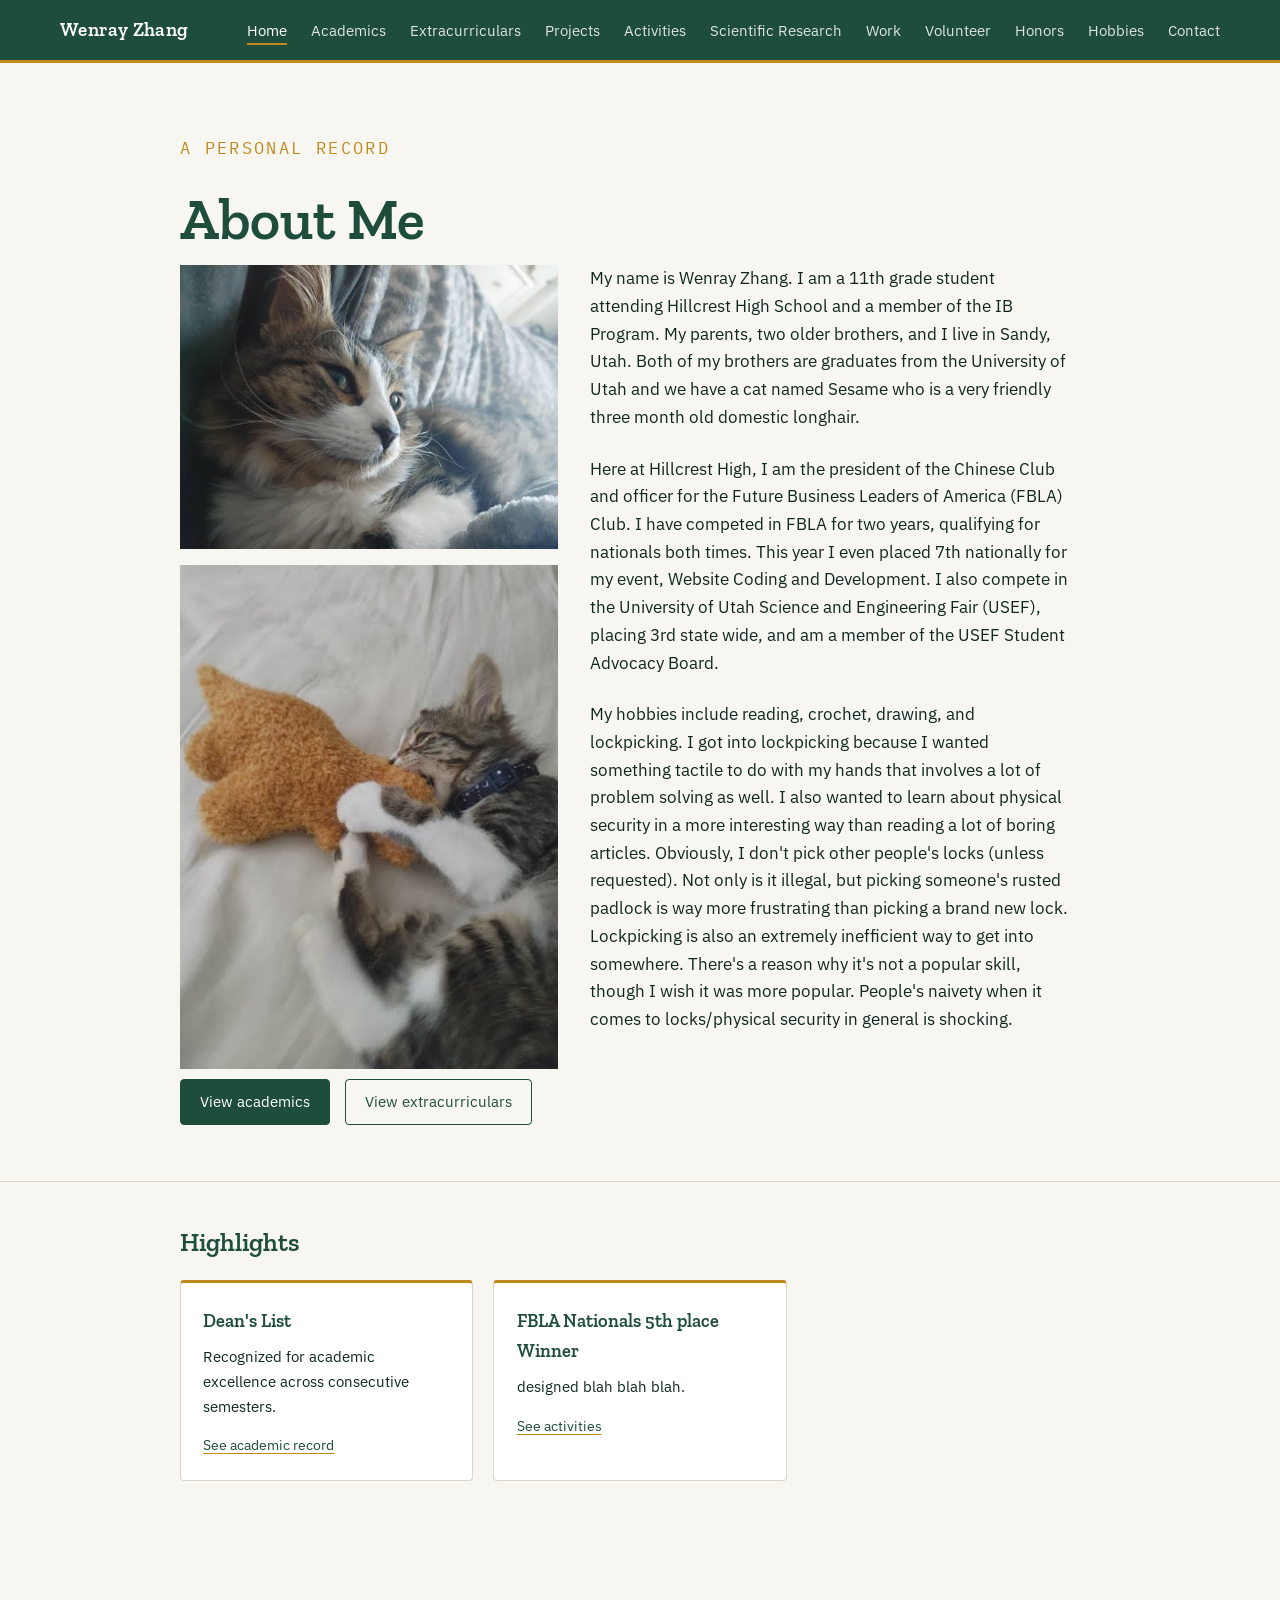
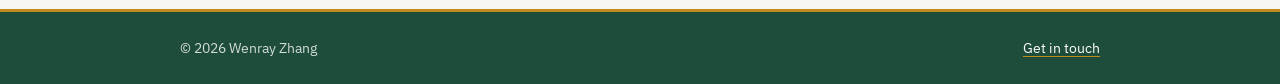
<file: index.html>
<!DOCTYPE html>
<html lang="en">

<head>
  <meta charset="UTF-8">
  <meta name="viewport" content="width=device-width, initial-scale=1.0">
  <title>Your Name — Achievements</title>
  <meta name="description" content="A record of academic and extracurricular achievements.">
  <link rel="preconnect" href="https://fonts.googleapis.com">
  <link rel="preconnect" href="https://fonts.gstatic.com" crossorigin>
  <link
    href="https://fonts.googleapis.com/css2?family=Zilla+Slab:wght@500;600&family=IBM+Plex+Sans:wght@400;500&family=IBM+Plex+Mono:wght@400;500&display=swap"
    rel="stylesheet">
  <link rel="stylesheet" href="./css/style.css">
</head>

<body>

  <div id="header-placeholder"></div>

  <main>
    <section class="hero">
      <div class="container">
        <div>
          <p class="eyebrow">A personal record</p>
          <h1>About Me</h1>

          <div class="hero-body">
            <div class="hero-images">
              <img class="card-image" src="./assets/images/projects/6f19fd493bb84faddc830ea29b255110645aac7b-1.jpg">
              <img class="entry-image" src="./assets/images/awards/1e7469148481ac797d34f01e59b0a6b927062288-1.jpg">
            </div>
            
            <div class="hero-text">
              <p>My name is Wenray Zhang. I am a 11th grade student attending Hillcrest High School and a member of the
                IB Program.
                My parents, two older brothers, and I live in Sandy, Utah. Both of my brothers are graduates from the
                University of Utah and we have a cat named Sesame who is a very friendly three month old domestic
                longhair.</p>
              <p>Here at Hillcrest High, I am the president of the Chinese Club and officer for the Future Business
                Leaders of America (FBLA) Club.
                I have competed in FBLA for two years, qualifying for nationals both times. This year I even placed 7th
                nationally for my event, Website Coding and Development. I also compete in the University of Utah
                Science and Engineering Fair (USEF), placing 3rd state wide, and am a member of the USEF Student
                Advocacy Board.</p>
              <p>My hobbies include reading, crochet, drawing, and lockpicking. I got into lockpicking because I wanted
                something tactile to do with my hands that involves a lot of problem solving as well. I also wanted to
                learn about physical security in a more interesting way than reading a lot of boring articles.
                Obviously, I don't pick other people's locks (unless requested). Not only is it illegal, but picking
                someone's rusted padlock is way more frustrating than picking a brand new lock. Lockpicking is also an
                extremely inefficient way to get into somewhere. There's a reason why it's not a popular skill, though I
                wish it was more popular.
                People's naivety when it comes to locks/physical security in general is shocking. </p>
            </div>
          </div>

          <div class="hero-actions">
            <a class="button primary" href="./academics.html">View academics</a>
            <a class="button secondary" href="./extracurriculars.html">View extracurriculars</a>
          </div>
        </div>
      </div>
    </section>

    <section class="section">
      <div class="container">
        <h2>Highlights</h2>
        <div class="card-grid" style="padding-top: 0;">
          <article class="card">
            <h3>Dean's List</h3>
            <p>Recognized for academic excellence across consecutive semesters.</p>
            <a class="card-link" href="./academics.html">See academic record</a>
          </article>
          <article class="card">
            <h3>FBLA Nationals 5th place Winner</h3>
            <p>designed blah blah blah.</p>
            <a class="card-link" href="./extracurriculars.html">See activities</a>
          </article>
        </div>
      </div>
    </section>
  </main>

  <div id="footer-placeholder"></div>

  <script src="./js/main.js"></script>
</body>

</html>
</file>
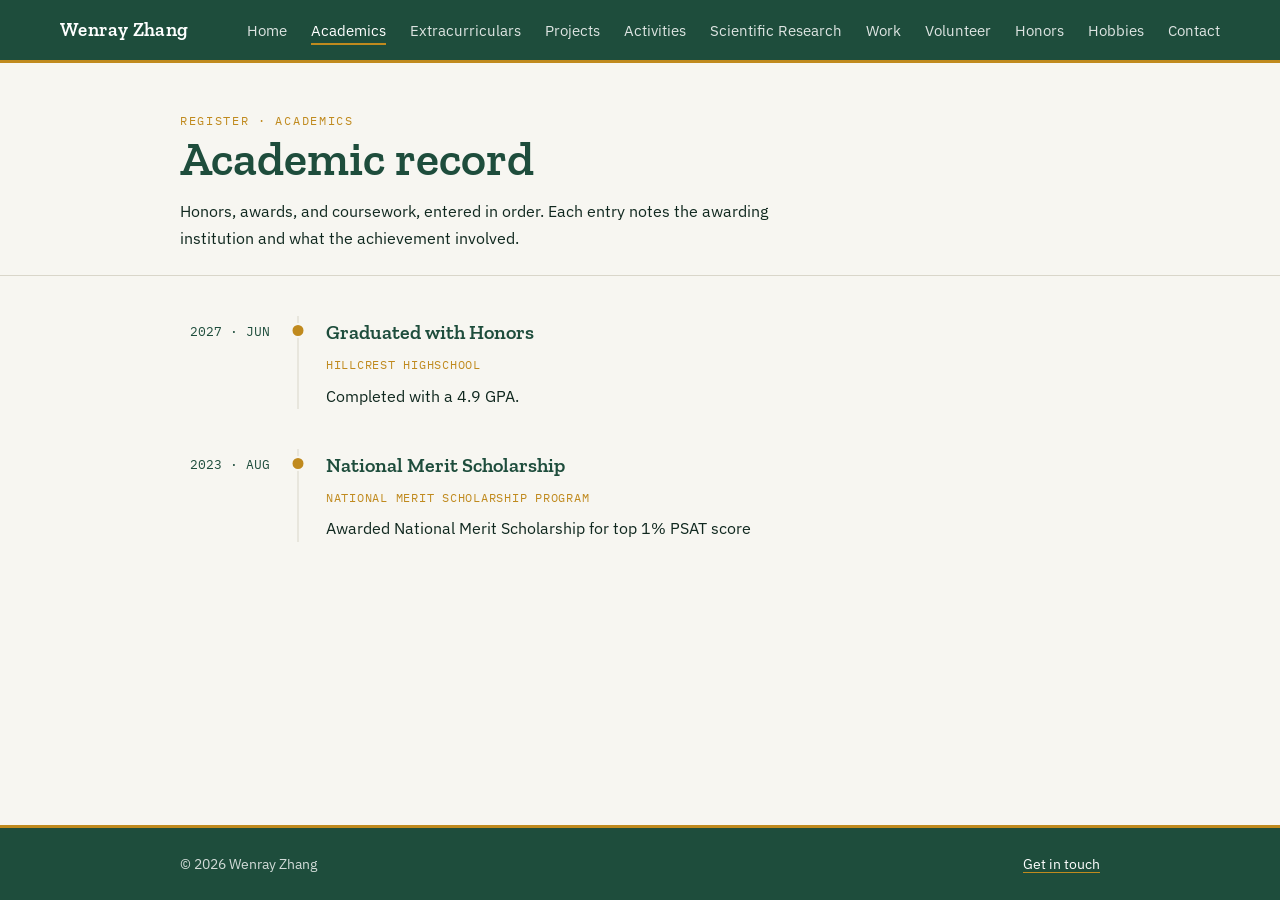
<file: academics.html>
<!DOCTYPE html>
<html lang="en">
<head>
  <meta charset="UTF-8">
  <meta name="viewport" content="width=device-width, initial-scale=1.0">
  <title>Academics — Your Name</title>
  <meta name="description" content="Academic achievements, honors, and coursework.">
  <link rel="preconnect" href="https://fonts.googleapis.com">
  <link rel="preconnect" href="https://fonts.gstatic.com" crossorigin>
  <link href="https://fonts.googleapis.com/css2?family=Zilla+Slab:wght@500;600&family=IBM+Plex+Sans:wght@400;500&family=IBM+Plex+Mono:wght@400;500&display=swap" rel="stylesheet">
  <link rel="stylesheet" href="./css/style.css">
</head>
<body>

  <div id="header-placeholder"></div>

  <main>
    <section class="page-intro">
      <div class="container">
        <p class="eyebrow">Register · Academics</p>
        <h1>Academic record</h1>
        <p>Honors, awards, and coursework, entered in order. Each entry notes the awarding institution and what the achievement involved.</p>
      </div>
    </section>

    <div class="container">
      <ol class="ledger">
        <li class="ledger-entry">
          <span class="ledger-date">2027 · JUN</span>
          <span class="ledger-marker" aria-hidden="true"></span>
          <div class="ledger-body">
            <h3>Graduated with Honors</h3>
            <p class="org">Hillcrest Highschool</p>
            <p>Completed with a 4.9 GPA.</p>
          </div>
        </li>
        <li class="ledger-entry">
          <span class="ledger-date">2023 · AUG</span>
          <span class="ledger-marker" aria-hidden="true"></span>
          <div class="ledger-body">
            <h3>National Merit Scholarship</h3>
            <p class="org">National Merit Scholarship Program</p>
            <p>Awarded National Merit Scholarship for top 1% PSAT score</p>
          </div>
        </li>
      </ol>
    </div>
  </main>

  <div id="footer-placeholder"></div>

  <script src="./js/main.js"></script>
</body>
</html>
</file>
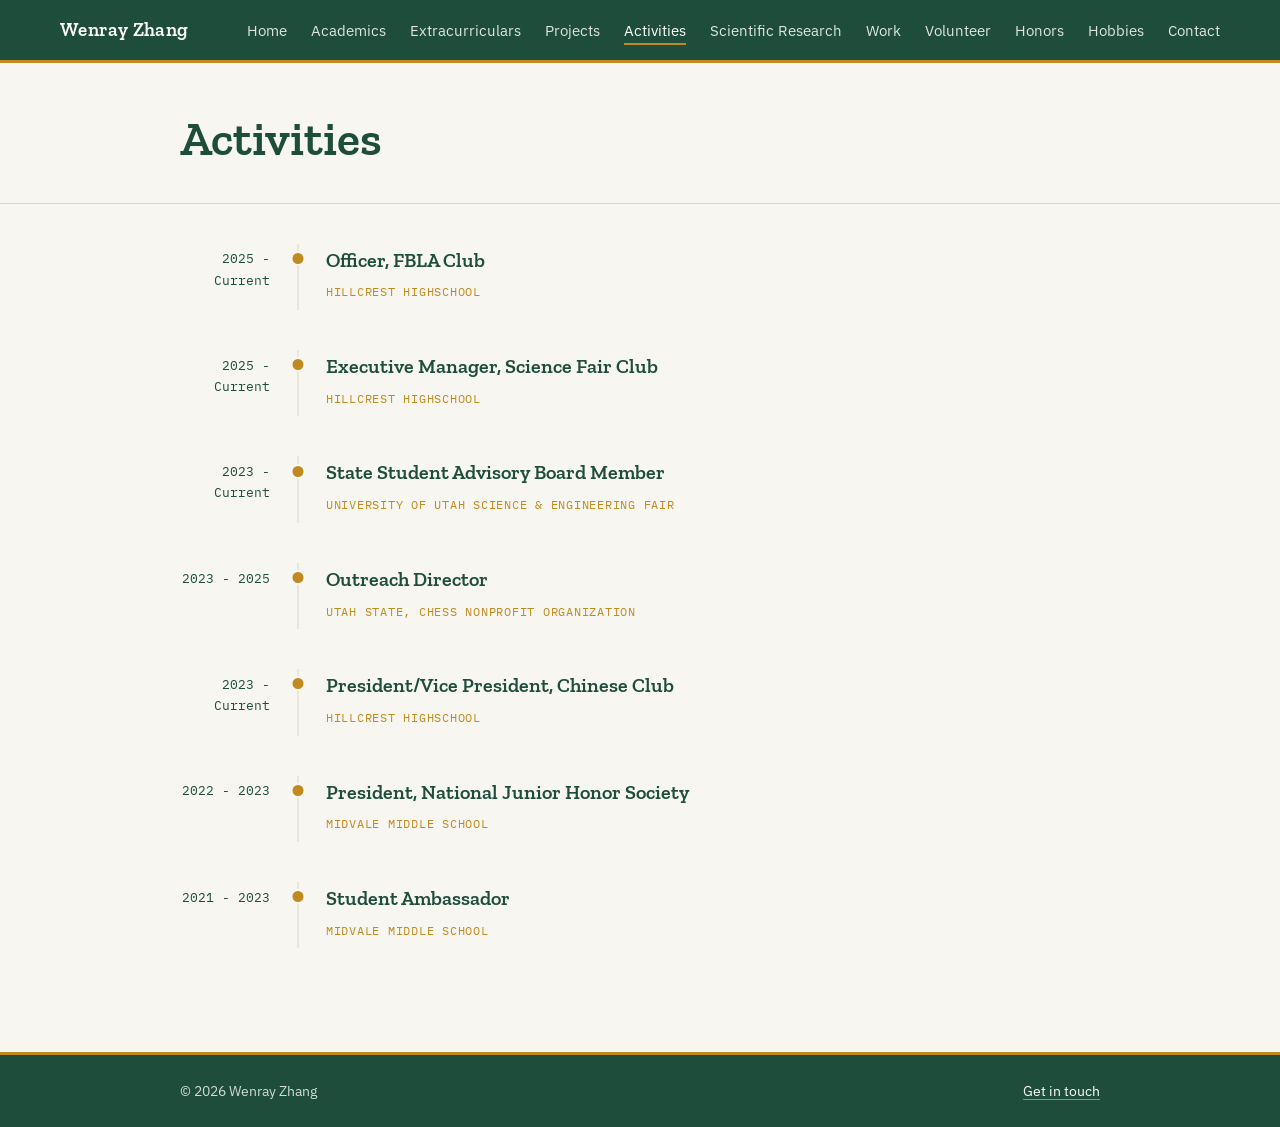
<file: activities.html>
<!DOCTYPE html>
<html lang="en">

<head>
  <meta charset="UTF-8">
  <meta name="viewport" content="width=device-width, initial-scale=1.0">
  <title>Academics — Your Name</title>
  <meta name="description" content="Academic achievements, honors, and coursework.">
  <link rel="preconnect" href="https://fonts.googleapis.com">
  <link rel="preconnect" href="https://fonts.gstatic.com" crossorigin>
  <link
    href="https://fonts.googleapis.com/css2?family=Zilla+Slab:wght@500;600&family=IBM+Plex+Sans:wght@400;500&family=IBM+Plex+Mono:wght@400;500&display=swap"
    rel="stylesheet">
  <link rel="stylesheet" href="./css/style.css">
</head>

<body>

  <div id="header-placeholder"></div>

  <main>
    <section class="page-intro">
      <div class="container">
        <h1>Activities</h1>
      </div>
    </section>

    <div class="container">
      <ol class="ledger">
        <li class="ledger-entry">
          <span class="ledger-date">2025 - Current</span>
          <span class="ledger-marker" aria-hidden="true"></span>
          <div class="ledger-body">
            <h3>Officer, FBLA Club</h3>
            <p class="org">Hillcrest Highschool</p>
          </div>
        </li>

        <li class="ledger-entry">
          <span class="ledger-date">2025 - Current</span>
          <span class="ledger-marker" aria-hidden="true"></span>
          <div class="ledger-body">
            <h3>Executive Manager, Science Fair Club</h3>
            <p class="org">Hillcrest Highschool</p>
          </div>
        </li>

        <li class="ledger-entry">
          <span class="ledger-date">2023 - Current</span>
          <span class="ledger-marker" aria-hidden="true"></span>
          <div class="ledger-body">
            <h3>State Student Advisory Board Member</h3>
            <p class="org">University of Utah Science & Engineering Fair</p>
          </div>
        </li>

        <li class="ledger-entry">
          <span class="ledger-date">2023 - 2025</span>
          <span class="ledger-marker" aria-hidden="true"></span>
          <div class="ledger-body">
            <h3>Outreach Director</h3>
            <p class="org">Utah State, Chess Nonprofit Organization</p>
          </div>
        </li>

        <li class="ledger-entry">
          <span class="ledger-date">2023 - Current</span>
          <span class="ledger-marker" aria-hidden="true"></span>
          <div class="ledger-body">
            <h3>President/Vice President, Chinese Club</h3>
            <p class="org">Hillcrest Highschool</p>
          </div>
        </li>

        <li class="ledger-entry">
          <span class="ledger-date">2022 - 2023</span>
          <span class="ledger-marker" aria-hidden="true"></span>
          <div class="ledger-body">
            <h3>President, National Junior Honor Society</h3>
            <p class="org">Midvale Middle School</p>
          </div>
        </li>

        <li class="ledger-entry">
          <span class="ledger-date">2021 - 2023</span>
          <span class="ledger-marker" aria-hidden="true"></span>
          <div class="ledger-body">
            <h3>Student Ambassador</h3>
            <p class="org">Midvale Middle School</p>
          </div>
        </li>

      </ol>
    </div>
  </main>

  <div id="footer-placeholder"></div>

  <script src="./js/main.js"></script>
</body>

</html>
</file>
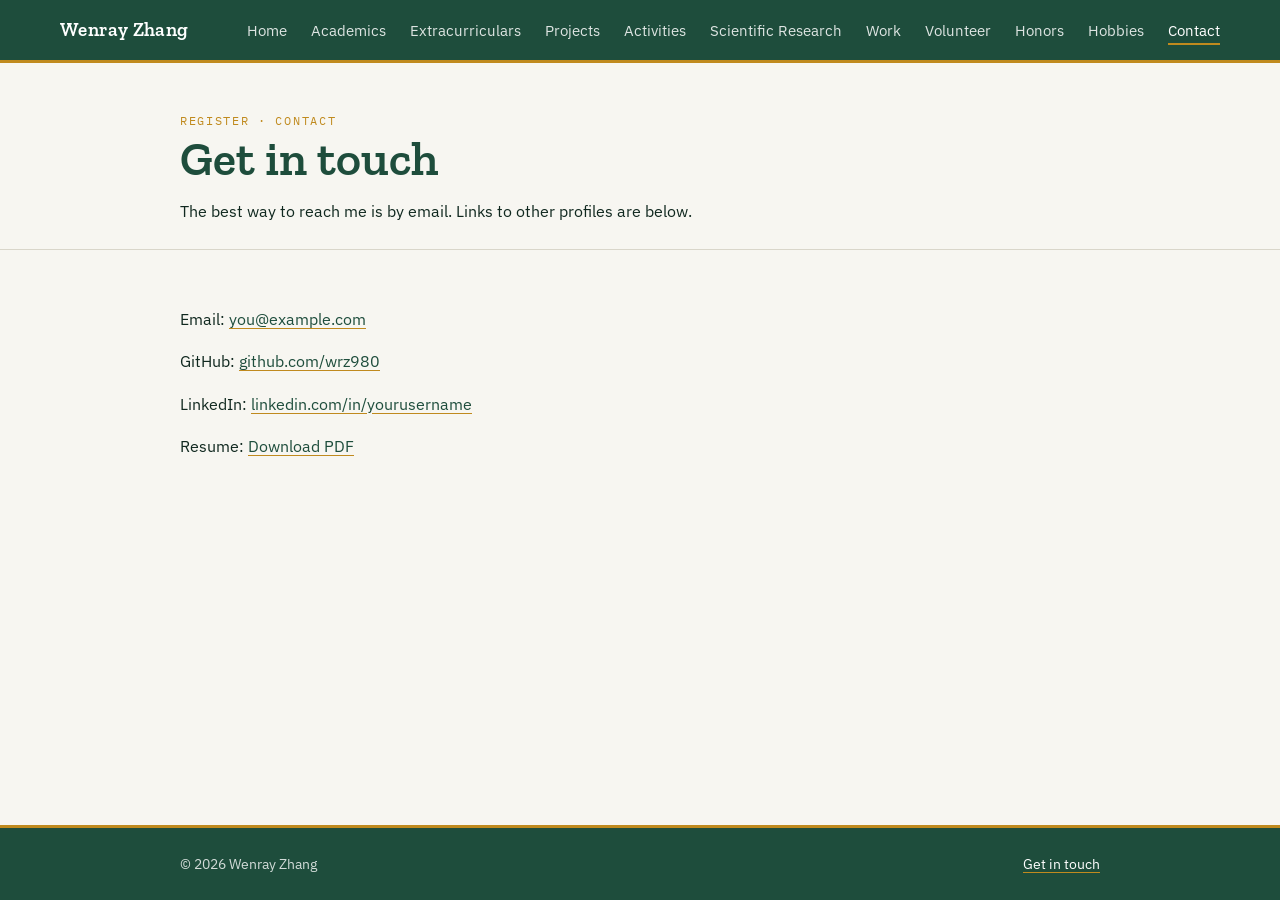
<file: contact.html>
<!DOCTYPE html>
<html lang="en">
<head>
  <meta charset="UTF-8">
  <meta name="viewport" content="width=device-width, initial-scale=1.0">
  <title>Contact — Your Name</title>
  <meta name="description" content="How to get in touch.">
  <link rel="preconnect" href="https://fonts.googleapis.com">
  <link rel="preconnect" href="https://fonts.gstatic.com" crossorigin>
  <link href="https://fonts.googleapis.com/css2?family=Zilla+Slab:wght@500;600&family=IBM+Plex+Sans:wght@400;500&family=IBM+Plex+Mono:wght@400;500&display=swap" rel="stylesheet">
  <link rel="stylesheet" href="./css/style.css">
</head>
<body>

  <div id="header-placeholder"></div>

  <main>
    <section class="page-intro">
      <div class="container">
        <p class="eyebrow">Register · Contact</p>
        <h1>Get in touch</h1>
        <p>The best way to reach me is by email. Links to other profiles are below.</p>
      </div>
    </section>

    <section class="section">
      <div class="container">
        <p>Email: <a href="mailto:you@example.com">you@example.com</a></p>
        <p>GitHub: <a href="https://github.com/yourusername">github.com/wrz980</a></p>
        <p>LinkedIn: <a href="https://linkedin.com/in/yourusername">linkedin.com/in/yourusername</a></p>
        <p>Resume: <a href="./assets/docs/resume.pdf">Download PDF</a></p>
      </div>
    </section>
  </main>

  <div id="footer-placeholder"></div>

  <script src="./js/main.js"></script>
</body>
</html>
</file>
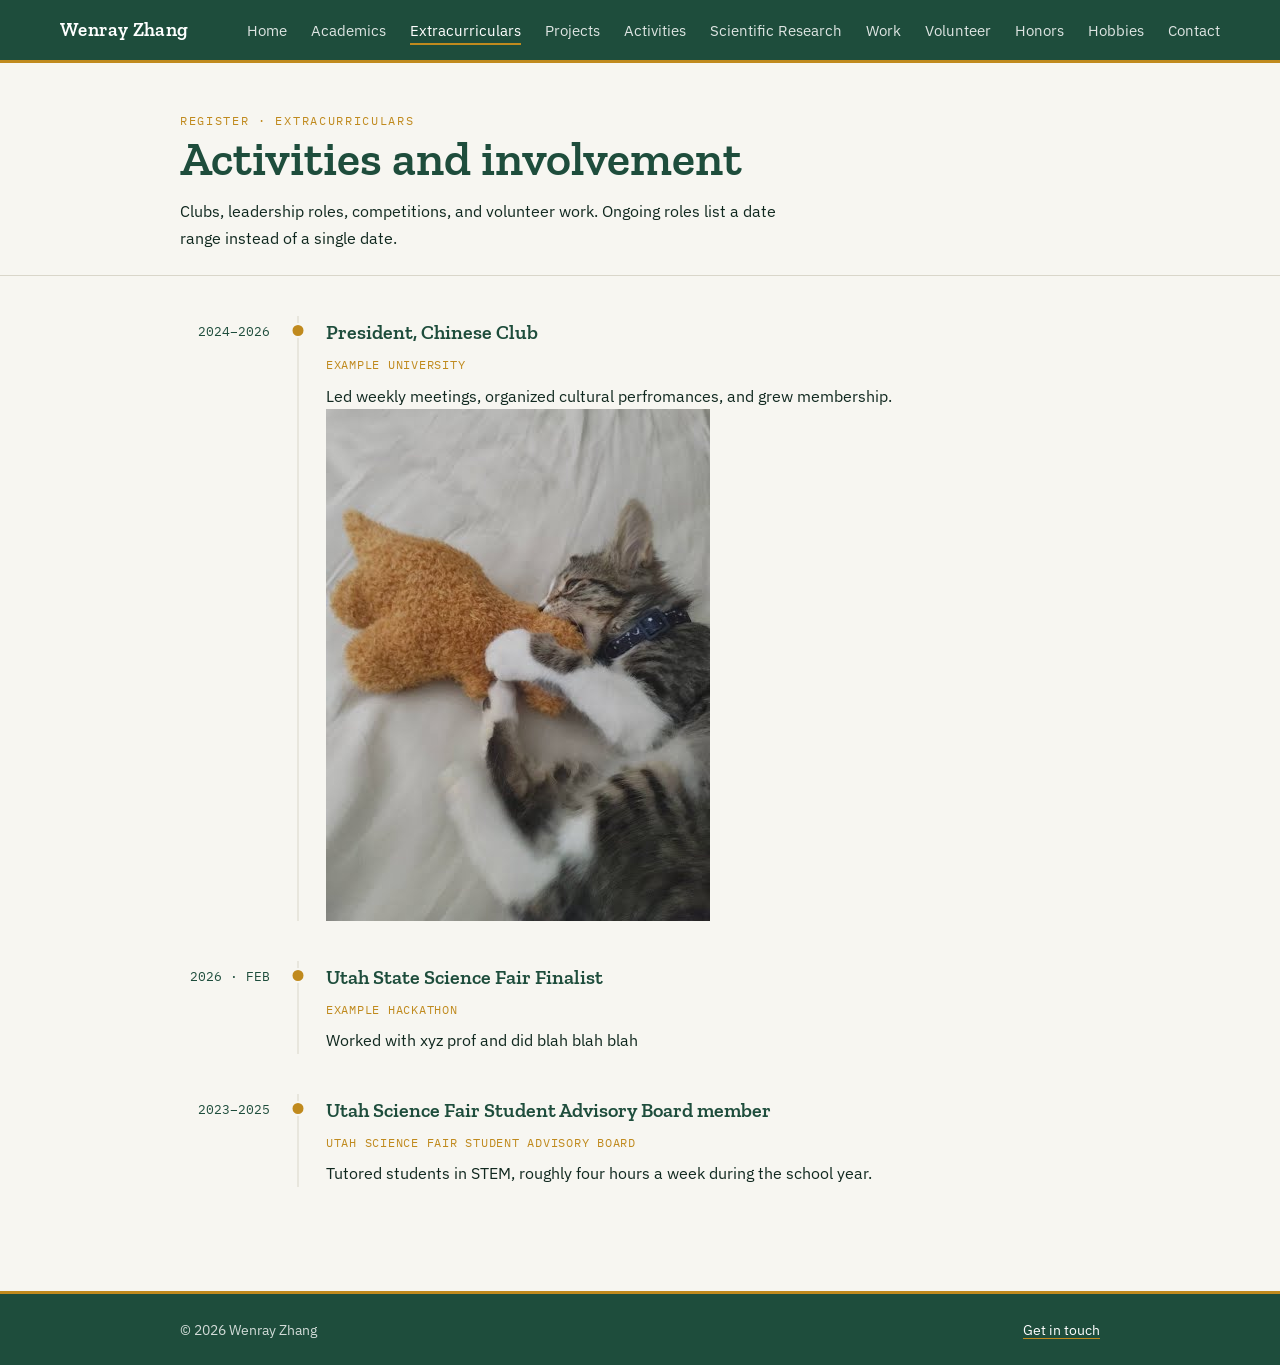
<file: extracurriculars.html>
<!DOCTYPE html>
<html lang="en">
<head>
  <meta charset="UTF-8">
  <meta name="viewport" content="width=device-width, initial-scale=1.0">
  <title>Extracurriculars — Your Name</title>
  <meta name="description" content="Extracurricular activities, leadership, and community involvement.">
  <link rel="preconnect" href="https://fonts.googleapis.com">
  <link rel="preconnect" href="https://fonts.gstatic.com" crossorigin>
  <link href="https://fonts.googleapis.com/css2?family=Zilla+Slab:wght@500;600&family=IBM+Plex+Sans:wght@400;500&family=IBM+Plex+Mono:wght@400;500&display=swap" rel="stylesheet">
  <link rel="stylesheet" href="./css/style.css">
</head>
<body>

  <div id="header-placeholder"></div>

  <main>
    <section class="page-intro">
      <div class="container">
        <p class="eyebrow">Register · Extracurriculars</p>
        <h1>Activities and involvement</h1>
        <p>Clubs, leadership roles, competitions, and volunteer work. Ongoing roles list a date range instead of a single date.</p>
      </div>
    </section>

    <div class="container">
      <ol class="ledger">
        <li class="ledger-entry">
          <span class="ledger-date">2024–2026</span>
          <span class="ledger-marker" aria-hidden="true"></span>
          <div class="ledger-body">
            <h3>President, Chinese Club</h3>
            <p class="org">Example University</p>
            <p>Led weekly meetings, organized cultural perfromances, and grew membership.</p>
            <img class="entry-image" src="./assets/images/awards/1e7469148481ac797d34f01e59b0a6b927062288-1.jpg">
          </div>
        </li>
        <li class="ledger-entry">
          <span class="ledger-date">2026 · FEB</span>
          <span class="ledger-marker" aria-hidden="true"></span>
          <div class="ledger-body">
            <h3>Utah State Science Fair Finalist</h3>
            <p class="org">Example Hackathon</p>
            <p>Worked with xyz prof and did blah blah blah</p>
          </div>
        </li>
        <li class="ledger-entry">
          <span class="ledger-date">2023–2025</span>
          <span class="ledger-marker" aria-hidden="true"></span>
          <div class="ledger-body">
            <h3>Utah Science Fair Student Advisory Board member</h3>
            <p class="org">Utah Science Fair Student Advisory Board</p>
            <p>Tutored students in STEM, roughly four hours a week during the school year.</p>
          </div>
        </li>
      </ol>
    </div>
  </main>

  <div id="footer-placeholder"></div>

  <script src="./js/main.js"></script>
</body>
</html>
</file>
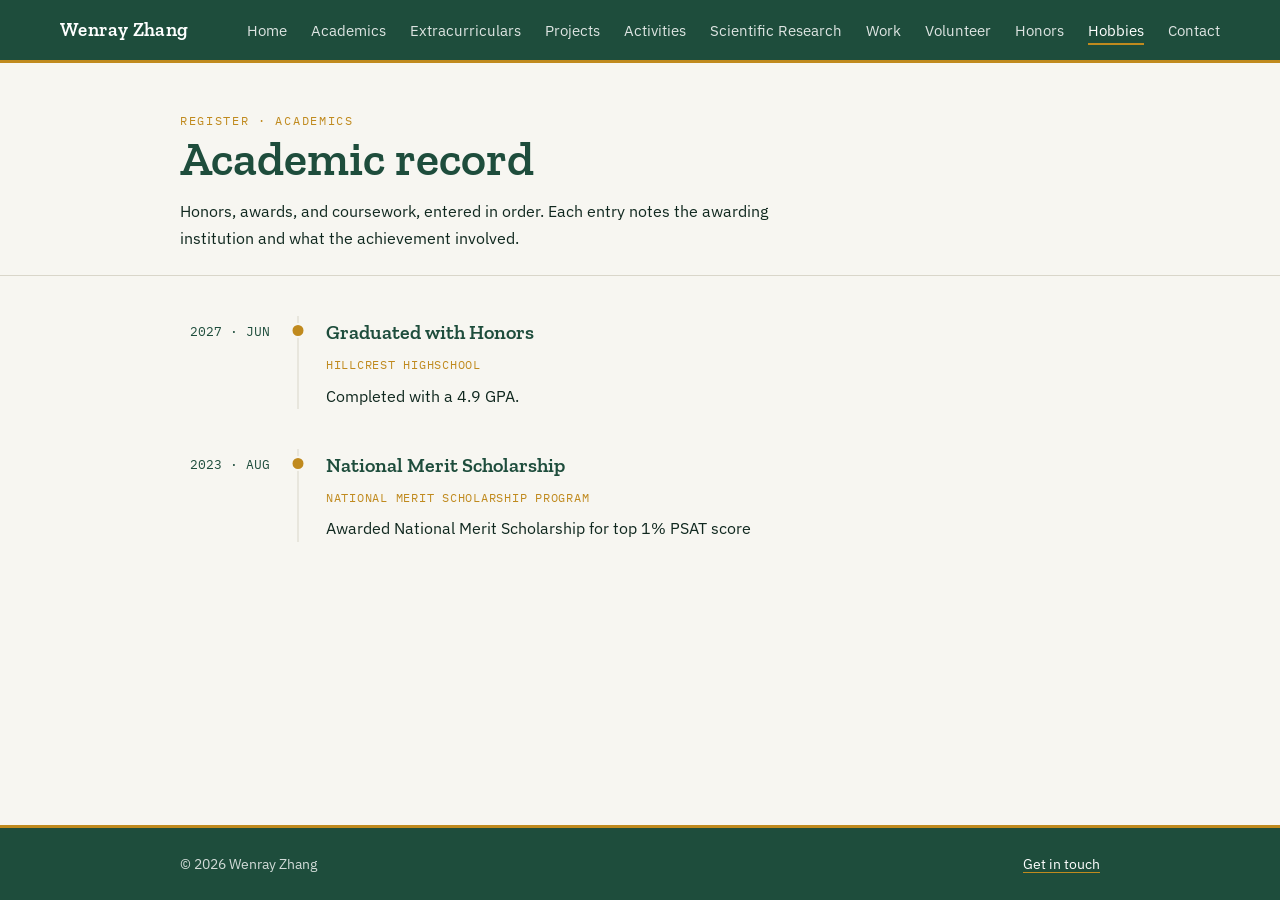
<file: hobbies.html>
<!DOCTYPE html>
<html lang="en">
<head>
  <meta charset="UTF-8">
  <meta name="viewport" content="width=device-width, initial-scale=1.0">
  <title>Academics — Your Name</title>
  <meta name="description" content="Academic achievements, honors, and coursework.">
  <link rel="preconnect" href="https://fonts.googleapis.com">
  <link rel="preconnect" href="https://fonts.gstatic.com" crossorigin>
  <link href="https://fonts.googleapis.com/css2?family=Zilla+Slab:wght@500;600&family=IBM+Plex+Sans:wght@400;500&family=IBM+Plex+Mono:wght@400;500&display=swap" rel="stylesheet">
  <link rel="stylesheet" href="./css/style.css">
</head>
<body>

  <div id="header-placeholder"></div>

  <main>
    <section class="page-intro">
      <div class="container">
        <p class="eyebrow">Register · Academics</p>
        <h1>Academic record</h1>
        <p>Honors, awards, and coursework, entered in order. Each entry notes the awarding institution and what the achievement involved.</p>
      </div>
    </section>

    <div class="container">
      <ol class="ledger">
        <li class="ledger-entry">
          <span class="ledger-date">2027 · JUN</span>
          <span class="ledger-marker" aria-hidden="true"></span>
          <div class="ledger-body">
            <h3>Graduated with Honors</h3>
            <p class="org">Hillcrest Highschool</p>
            <p>Completed with a 4.9 GPA.</p>
          </div>
        </li>
        <li class="ledger-entry">
          <span class="ledger-date">2023 · AUG</span>
          <span class="ledger-marker" aria-hidden="true"></span>
          <div class="ledger-body">
            <h3>National Merit Scholarship</h3>
            <p class="org">National Merit Scholarship Program</p>
            <p>Awarded National Merit Scholarship for top 1% PSAT score</p>
          </div>
        </li>
      </ol>
    </div>
  </main>

  <div id="footer-placeholder"></div>

  <script src="./js/main.js"></script>
</body>
</html>
</file>
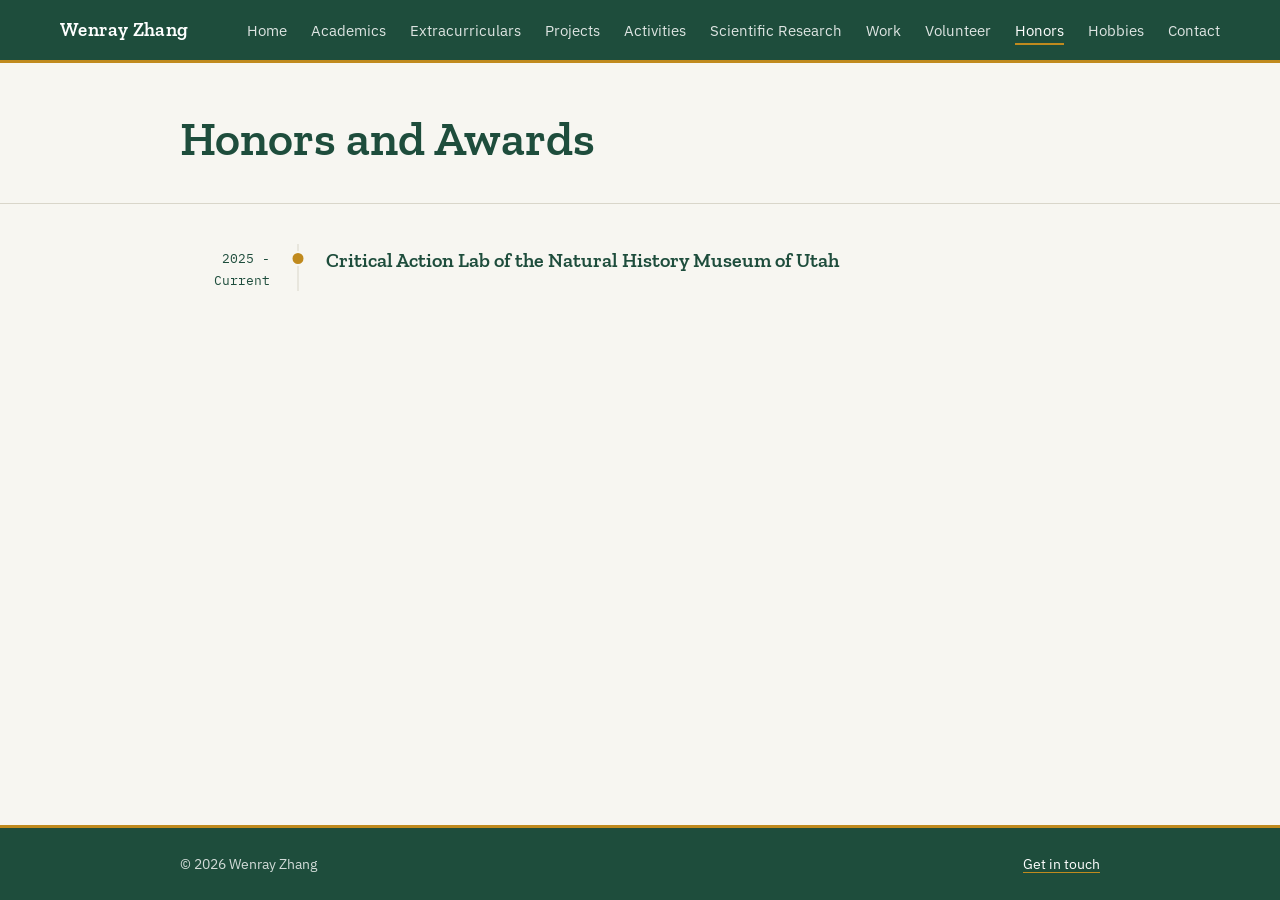
<file: honors.html>
<!DOCTYPE html>
<html lang="en">
<head>
  <meta charset="UTF-8">
  <meta name="viewport" content="width=device-width, initial-scale=1.0">
  <title>Academics — Your Name</title>
  <meta name="description" content="Academic achievements, honors, and coursework.">
  <link rel="preconnect" href="https://fonts.googleapis.com">
  <link rel="preconnect" href="https://fonts.gstatic.com" crossorigin>
  <link href="https://fonts.googleapis.com/css2?family=Zilla+Slab:wght@500;600&family=IBM+Plex+Sans:wght@400;500&family=IBM+Plex+Mono:wght@400;500&display=swap" rel="stylesheet">
  <link rel="stylesheet" href="./css/style.css">
</head>
<body>

  <div id="header-placeholder"></div>

  <main>
    <section class="page-intro">
      <div class="container">
        <h1>Honors and Awards</h1>
      </div>
    </section>

    <div class="container">
      <ol class="ledger">

        <li class="ledger-entry">
          <span class="ledger-date">2025 - Current</span>
          <span class="ledger-marker" aria-hidden="true"></span>
          <div class="ledger-body">
            <h3>Critical Action Lab of the Natural History Museum of Utah</h3>
          </div>
        </li>

      </ol>
    </div>
  </main>

  <div id="footer-placeholder"></div>

  <script src="./js/main.js"></script>
</body>
</html>
</file>
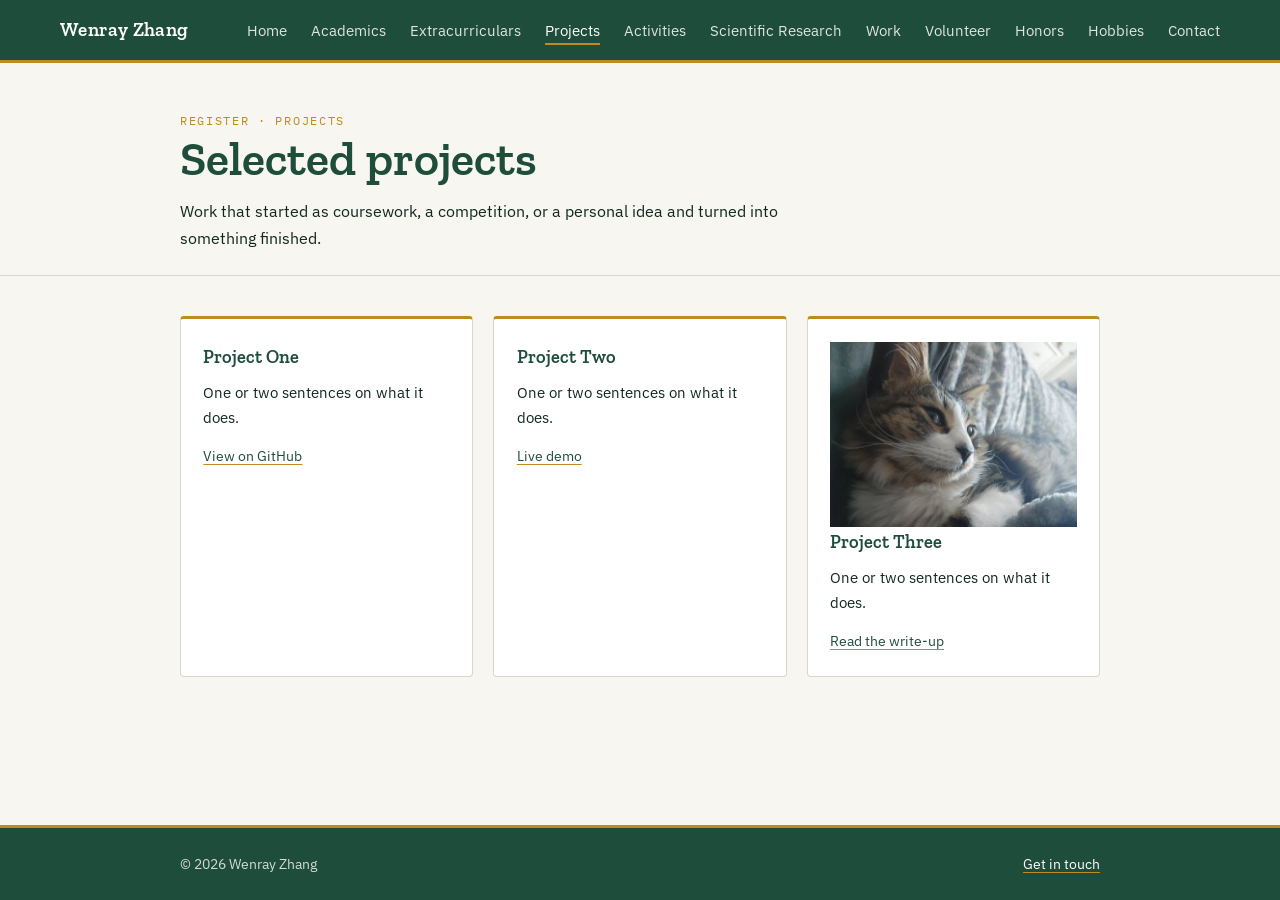
<file: projects.html>
<!DOCTYPE html>
<html lang="en">
<head>
  <meta charset="UTF-8">
  <meta name="viewport" content="width=device-width, initial-scale=1.0">
  <title>Projects — Your Name</title>
  <meta name="description" content="Selected projects and portfolio work.">
  <link rel="preconnect" href="https://fonts.googleapis.com">
  <link rel="preconnect" href="https://fonts.gstatic.com" crossorigin>
  <link href="https://fonts.googleapis.com/css2?family=Zilla+Slab:wght@500;600&family=IBM+Plex+Sans:wght@400;500&family=IBM+Plex+Mono:wght@400;500&display=swap" rel="stylesheet">
  <link rel="stylesheet" href="./css/style.css">
</head>
<body>

  <div id="header-placeholder"></div>

  <main>
    <section class="page-intro">
      <div class="container">
        <p class="eyebrow">Register · Projects</p>
        <h1>Selected projects</h1>
        <p>Work that started as coursework, a competition, or a personal idea and turned into something finished.</p>
      </div>
    </section>

    <div class="container">
      <div class="card-grid">
        <article class="card">
          <h3>Project One</h3>
          <p>One or two sentences on what it does.</p>
          <a class="card-link" href="#">View on GitHub</a>
        </article>
        <article class="card">
          <h3>Project Two</h3>
          <p>One or two sentences on what it does.</p>
          <a class="card-link" href="#">Live demo</a>
        </article>
        <article class="card">
          <img class="card-image" src="./assets/images/projects/6f19fd493bb84faddc830ea29b255110645aac7b-1.jpg" alt="Screenshot of Project One">
          <h3>Project Three</h3>
          <p>One or two sentences on what it does.</p>
          <a class="card-link" href="#">Read the write-up</a>
        </article>
      </div>
    </div>
  </main>

  <div id="footer-placeholder"></div>

  <script src="./js/main.js"></script>
</body>
</html>
</file>
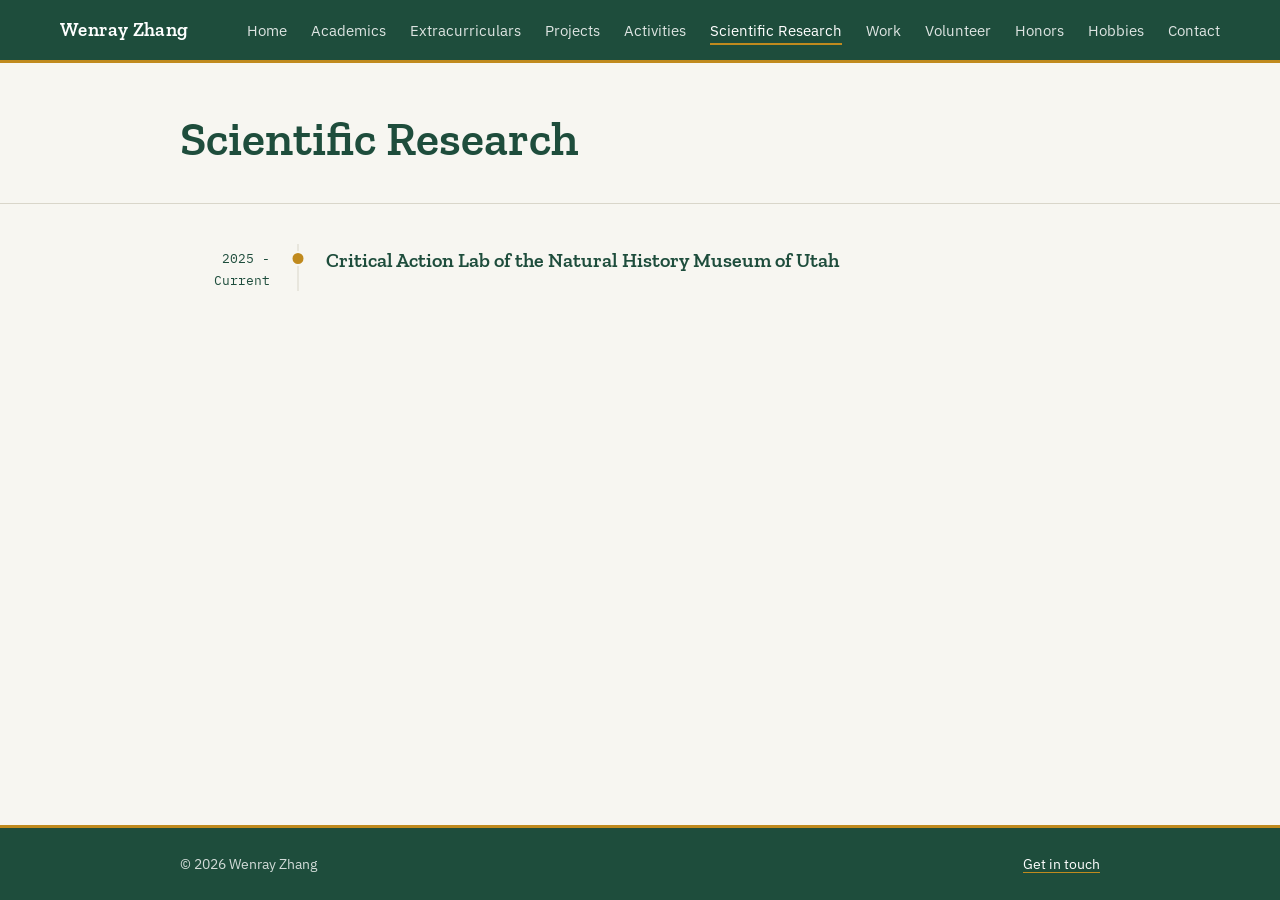
<file: research.html>
<!DOCTYPE html>
<html lang="en">
<head>
  <meta charset="UTF-8">
  <meta name="viewport" content="width=device-width, initial-scale=1.0">
  <title>Academics — Your Name</title>
  <meta name="description" content="Academic achievements, honors, and coursework.">
  <link rel="preconnect" href="https://fonts.googleapis.com">
  <link rel="preconnect" href="https://fonts.gstatic.com" crossorigin>
  <link href="https://fonts.googleapis.com/css2?family=Zilla+Slab:wght@500;600&family=IBM+Plex+Sans:wght@400;500&family=IBM+Plex+Mono:wght@400;500&display=swap" rel="stylesheet">
  <link rel="stylesheet" href="./css/style.css">
</head>
<body>

  <div id="header-placeholder"></div>

  <main>
    <section class="page-intro">
      <div class="container">
        <h1>Scientific Research</h1>
      </div>
    </section>

    <div class="container">
      <ol class="ledger">
        
        <li class="ledger-entry">
          <span class="ledger-date">2025 - Current</span>
          <span class="ledger-marker" aria-hidden="true"></span>
          <div class="ledger-body">
            <h3>Critical Action Lab of the Natural History Museum of Utah</h3>
          </div>
        </li>
        
      </ol>
    </div>
  </main>

  <div id="footer-placeholder"></div>

  <script src="./js/main.js"></script>
</body>
</html>
</file>
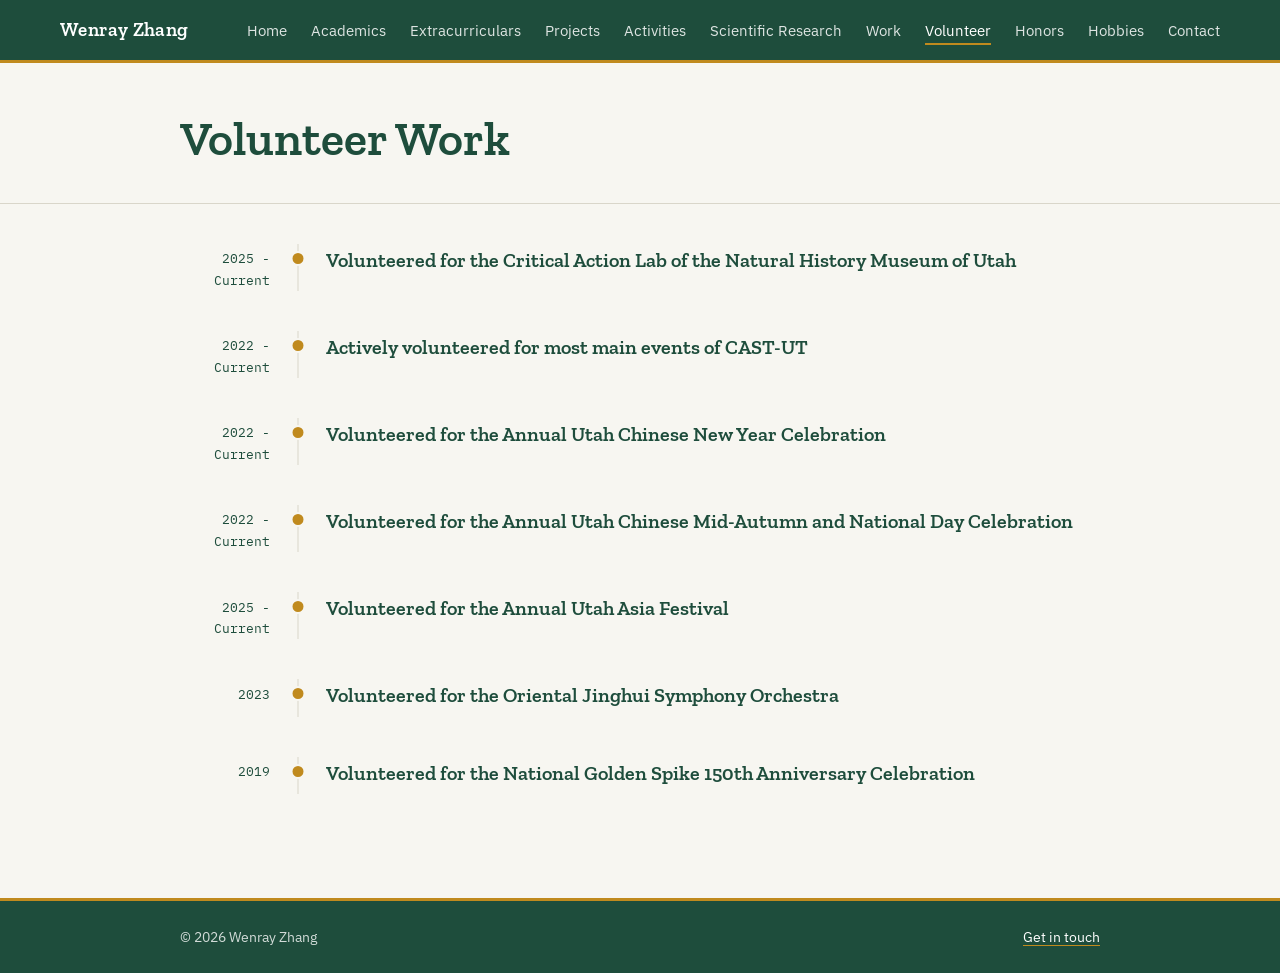
<file: volunteer.html>
<!DOCTYPE html>
<html lang="en">
<head>
  <meta charset="UTF-8">
  <meta name="viewport" content="width=device-width, initial-scale=1.0">
  <title>Academics — Your Name</title>
  <meta name="description" content="Academic achievements, honors, and coursework.">
  <link rel="preconnect" href="https://fonts.googleapis.com">
  <link rel="preconnect" href="https://fonts.gstatic.com" crossorigin>
  <link href="https://fonts.googleapis.com/css2?family=Zilla+Slab:wght@500;600&family=IBM+Plex+Sans:wght@400;500&family=IBM+Plex+Mono:wght@400;500&display=swap" rel="stylesheet">
  <link rel="stylesheet" href="./css/style.css">
</head>
<body>

  <div id="header-placeholder"></div>

  <main>
    <section class="page-intro">
      <div class="container">
        <h1>Volunteer Work</h1>
      </div>
    </section>

    <div class="container">
      <ol class="ledger">

        <li class="ledger-entry">
          <span class="ledger-date">2025 - Current</span>
          <span class="ledger-marker" aria-hidden="true"></span>
          <div class="ledger-body">
            <h3>Volunteered for the Critical Action Lab of the Natural History Museum of Utah</h3>
          </div>
        </li>

        <li class="ledger-entry">
          <span class="ledger-date">2022 - Current</span>
          <span class="ledger-marker" aria-hidden="true"></span>
          <div class="ledger-body">
            <h3>Actively volunteered for most main events of CAST-UT</h3>
          </div>
        </li>

        <li class="ledger-entry">
          <span class="ledger-date">2022 - Current</span>
          <span class="ledger-marker" aria-hidden="true"></span>
          <div class="ledger-body">
            <h3>Volunteered for the Annual Utah Chinese New Year Celebration</h3>
          </div>
        </li>

        <li class="ledger-entry">
          <span class="ledger-date">2022 - Current</span>
          <span class="ledger-marker" aria-hidden="true"></span>
          <div class="ledger-body">
            <h3>Volunteered for the Annual Utah Chinese Mid-Autumn and National Day Celebration</h3>
          </div>
        </li>

        <li class="ledger-entry">
          <span class="ledger-date">2025 - Current</span>
          <span class="ledger-marker" aria-hidden="true"></span>
          <div class="ledger-body">
            <h3>Volunteered for the Annual Utah Asia Festival</h3>
          </div>
        </li>

        <li class="ledger-entry">
          <span class="ledger-date">2023</span>
          <span class="ledger-marker" aria-hidden="true"></span>
          <div class="ledger-body">
            <h3>Volunteered for the Oriental Jinghui Symphony Orchestra</h3>
          </div>
        </li>

        <li class="ledger-entry">
          <span class="ledger-date">2019</span>
          <span class="ledger-marker" aria-hidden="true"></span>
          <div class="ledger-body">
            <h3>Volunteered for the National Golden Spike 150th Anniversary Celebration</h3>
          </div>
        </li>

      </ol>
    </div>
  </main>

  <div id="footer-placeholder"></div>

  <script src="./js/main.js"></script>
</body>
</html>
</file>
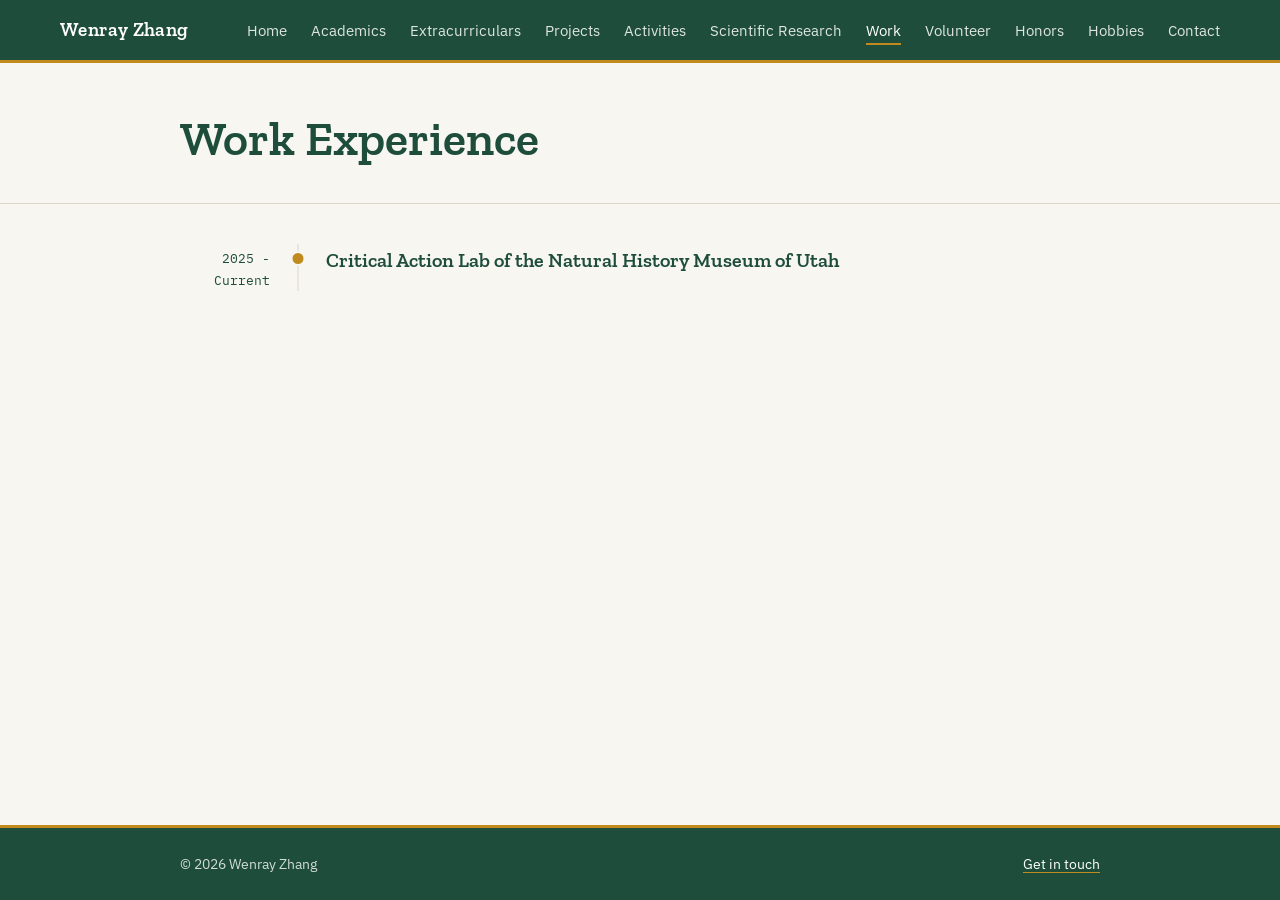
<file: work.html>
<!DOCTYPE html>
<html lang="en">
<head>
  <meta charset="UTF-8">
  <meta name="viewport" content="width=device-width, initial-scale=1.0">
  <title>Academics — Your Name</title>
  <meta name="description" content="Academic achievements, honors, and coursework.">
  <link rel="preconnect" href="https://fonts.googleapis.com">
  <link rel="preconnect" href="https://fonts.gstatic.com" crossorigin>
  <link href="https://fonts.googleapis.com/css2?family=Zilla+Slab:wght@500;600&family=IBM+Plex+Sans:wght@400;500&family=IBM+Plex+Mono:wght@400;500&display=swap" rel="stylesheet">
  <link rel="stylesheet" href="./css/style.css">
</head>
<body>

  <div id="header-placeholder"></div>

  <main>
    <section class="page-intro">
      <div class="container">
        <h1>Work Experience</h1>
      </div>
    </section>

    <div class="container">
      <ol class="ledger">
        
        <li class="ledger-entry">
          <span class="ledger-date">2025 - Current</span>
          <span class="ledger-marker" aria-hidden="true"></span>
          <div class="ledger-body">
            <h3>Critical Action Lab of the Natural History Museum of Utah</h3>
          </div>
        </li>
      
      </ol>
    </div>
  </main>

  <div id="footer-placeholder"></div>

  <script src="./js/main.js"></script>
</body>
</html>
</file>
<file: css/style.css>
:root {
  --paper: #F7F6F1;
  --ink: #10281F;
  --pine: #1E4D3C;
  --medal: #C08A1E;
  --line: #D9D6CA;
  --white: #FFFFFF;

  --font-display: "Zilla Slab", Georgia, serif;
  --font-body: "IBM Plex Sans", system-ui, sans-serif;
  --font-mono: "IBM Plex Mono", ui-monospace, monospace;

  --max-width: 960px;
}

* {
  box-sizing: border-box;
}

html {
  scroll-behavior: smooth;
}

body {
  margin: 0;
  background: var(--paper);
  color: var(--ink);
  font-family: var(--font-body);
  font-size: 1rem;
  line-height: 1.65;
  min-height: 100vh;
  display: flex;
  flex-direction: column;
}

.hero-body {
  display: flex;
  flex-wrap: wrap;
  gap: 2rem;
  align-items: flex-start;
}

.hero-images {
  flex: 1 1 300px;
  max-width: 400px;
  display: flex;
  flex-direction: column;
  gap: 1rem;
}

.hero-images .card-image {
  width: 100%;
  height: auto;
  object-fit: cover;
}

.hero-text {
  flex: 1 1 400px;
  min-width: 0;
}

main {
  flex: 1 0 auto;
}

img {
  max-width: 100%;
  height: auto;
  display: block;
}

a {
  color: var(--pine);
  text-decoration-color: var(--medal);
  text-underline-offset: 3px;
}

a:hover {
  color: var(--medal);
}

:focus-visible {
  outline: 2px solid var(--medal);
  outline-offset: 3px;
}

.container {
  max-width: var(--max-width);
  margin: 0 auto;
  padding: 0 1.25rem;
}

/* ---------- Header / nav ---------- */

.site-header {
  background: var(--pine);
  color: var(--white);
  border-bottom: 3px solid var(--medal);
}

.site-header .container {
  max-width: 1200px;
  display: flex;
  align-items: center;
  justify-content: space-between;
  gap: 1rem;
  padding-top: 0.9rem;
  padding-bottom: 0.9rem;
}

.brand {
  font-family: var(--font-display);
  font-weight: 600;
  font-size: 1.2rem;
  color: var(--white);
  text-decoration: none;
  letter-spacing: 0.02em;
}

.brand:hover {
  color: var(--medal);
}

.nav-toggle {
  display: none;
  background: none;
  border: 1px solid rgba(255, 255, 255, 0.5);
  border-radius: 4px;
  color: var(--white);
  font: inherit;
  padding: 0.3rem 0.7rem;
  cursor: pointer;
}

.site-nav ul {
  list-style: none;
  display: flex;
  gap: 1.5rem;
  margin: 0;
  padding: 0;
}

.site-nav a {
  color: rgba(255, 255, 255, 0.85);
  text-decoration: none;
  font-size: 0.95rem;
  padding-bottom: 0.2rem;
  border-bottom: 2px solid transparent;
}

.site-nav a:hover {
  color: var(--white);
  border-bottom-color: var(--medal);
}

.site-nav a[aria-current="page"] {
  color: var(--white);
  border-bottom-color: var(--medal);
}

/* ---------- Page intro ---------- */

.page-intro {
  padding: 3rem 0 1.5rem;
  border-bottom: 1px solid var(--line);
}

.eyebrow {
  font-family: var(--font-mono);
  font-size: 0.75rem;
  letter-spacing: 0.14em;
  text-transform: uppercase;
  color: var(--medal);
  margin: 0 0 0.5rem;
}

h1 {
  font-family: var(--font-display);
  font-weight: 600;
  font-size: clamp(2rem, 5vw, 3rem);
  line-height: 1.15;
  color: var(--pine);
  margin: 0 0 0.75rem;
}

.page-intro p {
  max-width: 60ch;
  margin: 0;
}

/* ---------- Home hero ---------- */

.hero {
  padding: 4.5rem 0 3.5rem;
  border-bottom: 1px solid var(--line);
}

.hero .container {
  display: grid;
  grid-template-columns: 1fr auto;
  gap: 2rem;
  align-items: center;
}

.hero h1 {
  font-size: clamp(2.4rem, 6vw, 3.6rem);
}

.hero p {
  max-width: 55ch;
  margin: 0 0 1.5rem;
  font-size: 1.05rem;
}

.hero-actions {
  display: flex;
  gap: 0.9rem;
  flex-wrap: wrap;
  margin-top: 10px;
}

.button {
  display: inline-block;
  font-family: var(--font-body);
  font-size: 0.95rem;
  text-decoration: none;
  padding: 0.6rem 1.2rem;
  border-radius: 4px;
  border: 1.5px solid var(--pine);
}

.button.primary {
  background: var(--pine);
  color: var(--white);
}

.button.primary:hover {
  background: var(--medal);
  border-color: var(--medal);
  color: var(--ink);
}

.button.secondary {
  color: var(--pine);
  background: transparent;
}

.button.secondary:hover {
  border-color: var(--medal);
  color: var(--medal);
}


/* ---------- Ledger (academics, extracurriculars) ---------- */

.ledger {
  list-style: none;
  margin: 0;
  padding: 2.5rem 0;
}

.ledger-entry {
  display: grid;
  grid-template-columns: 90px 24px 1fr;
  gap: 0 1rem;
  position: relative;
  padding-bottom: 2.5rem;
}

.ledger-entry:last-child {
  padding-bottom: 1rem;
}

.ledger-date {
  font-family: var(--font-mono);
  font-size: 0.8rem;
  color: var(--pine);
  padding-top: 0.3rem;
  text-align: right;
}

.ledger-marker {
  position: relative;
}

.ledger-marker::before {
  content: "";
  position: absolute;
  left: 50%;
  top: 0;
  bottom: 0;
  width: 1px;
  background: var(--line);
  transform: translateX(-50%);
}

.ledger-entry:last-child .ledger-marker::before {
  bottom: auto;
  height: 100%;
}

.ledger-marker::after {
  content: "";
  position: absolute;
  left: 50%;
  top: 0.45rem;
  width: 11px;
  height: 11px;
  border-radius: 50%;
  background: var(--medal);
  border: 2px solid var(--paper);
  transform: translateX(-50%);
}

.ledger-body h3 {
  font-family: var(--font-display);
  font-weight: 600;
  font-size: 1.25rem;
  color: var(--pine);
  margin: 0 0 0.3rem;
}

.ledger-body .org {
  font-family: var(--font-mono);
  font-size: 0.78rem;
  letter-spacing: 0.06em;
  text-transform: uppercase;
  color: var(--medal);
  margin: 0 0 0.5rem;
}

.ledger-body p {
  margin: 0;
  max-width: 62ch;
}

/* ---------- Card grid (projects, home highlights) ---------- */

.card-grid {
  display: grid;
  grid-template-columns: repeat(auto-fill, minmax(260px, 1fr));
  gap: 1.25rem;
  padding: 2.5rem 0;
}

.card {
  background: var(--white);
  border: 1px solid var(--line);
  border-top: 3px solid var(--medal);
  border-radius: 4px;
  padding: 1.4rem;
}

.card h3 {
  font-family: var(--font-display);
  font-weight: 600;
  font-size: 1.15rem;
  color: var(--pine);
  margin: 0 0 0.5rem;
}

.card p {
  margin: 0 0 0.75rem;
  font-size: 0.95rem;
}

.card .card-link {
  font-size: 0.9rem;
}

/* ---------- Simple content sections ---------- */

.section {
  padding: 2.5rem 0;
}

.section h2 {
  font-family: var(--font-display);
  font-weight: 600;
  font-size: 1.6rem;
  color: var(--pine);
  margin: 0 0 1rem;
}

/* ---------- Footer ---------- */

.site-footer {
  background: var(--pine);
  color: rgba(255, 255, 255, 0.8);
  margin-top: 3rem;
  border-top: 3px solid var(--medal);
}

.site-footer .container {
  padding-top: 1.5rem;
  padding-bottom: 1.5rem;
  display: flex;
  justify-content: space-between;
  flex-wrap: wrap;
  gap: 0.75rem;
  font-size: 0.9rem;
  flex-shrink: 0;
}

.site-footer a {
  color: var(--white);
}

/* ---------- Responsive ---------- */

@media (max-width: 720px) {
  .nav-toggle {
    display: block;
  }

  .site-nav {
    display: none;
    width: 100%;
  }

  .site-nav.open {
    display: block;
  }

  .site-header .container {
    flex-wrap: wrap;
  }

  .site-nav ul {
    flex-direction: column;
    gap: 0.25rem;
    padding: 0.5rem 0;
  }

  .site-nav a {
    color: rgba(255, 255, 255, 0.85);
    text-decoration: none;
    font-size: 0.95rem;
    padding-bottom: 0.2rem;
    border-bottom: 2px solid transparent;
    white-space: nowrap;
  }

  .hero .container {
    grid-template-columns: 1fr;
  }

  .seal {
    width: 110px;
    height: 110px;
  }

  .ledger-entry {
    grid-template-columns: 24px 1fr;
  }

  .ledger-date {
    grid-column: 2;
    text-align: left;
    padding-top: 0;
    margin-bottom: 0.2rem;
  }

  .ledger-marker {
    grid-column: 1;
    grid-row: 1 / span 2;
  }

  .ledger-body {
    grid-column: 2;
  }
}

@media (prefers-reduced-motion: reduce) {
  html {
    scroll-behavior: auto;
  }

  * {
    animation: none !important;
    transition: none !important;
  }
}
</file>
